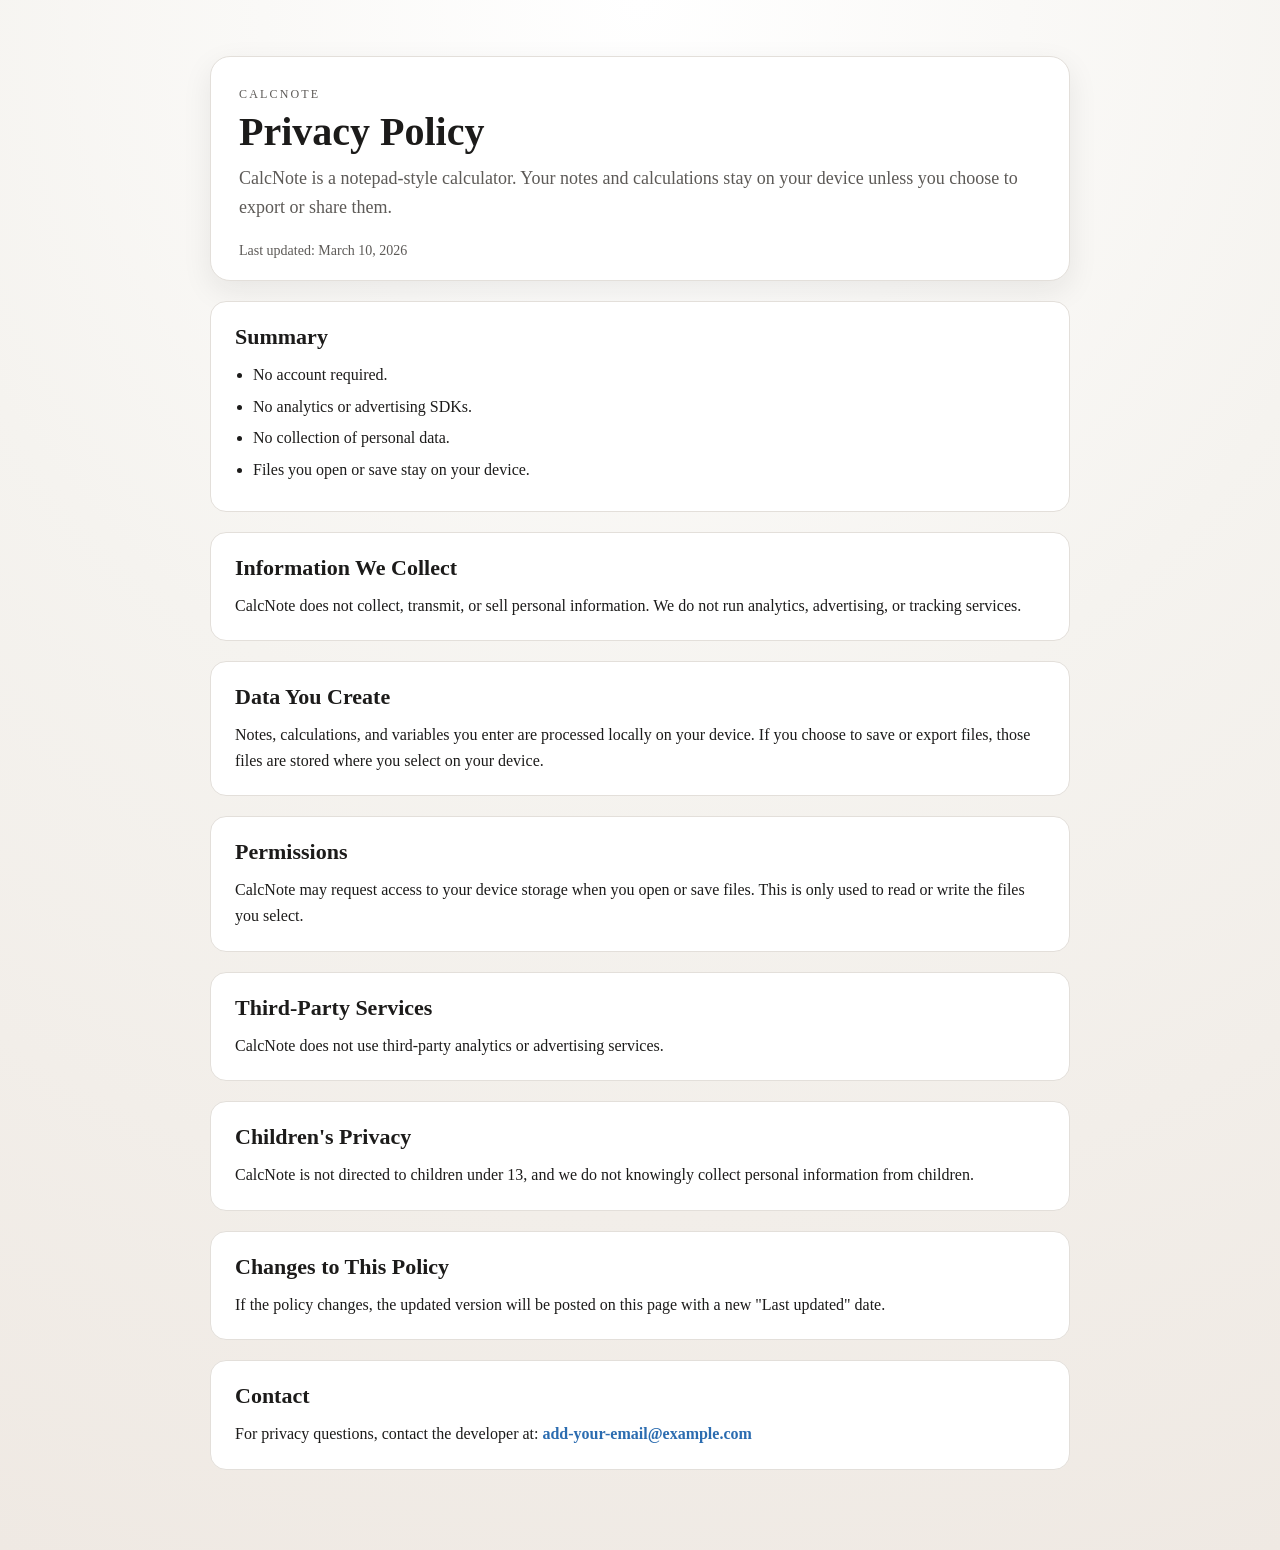
<file: calc_note/privacy-policy/index.html>
<!doctype html>
<html lang="en">
  <head>
    <meta charset="utf-8" />
    <meta name="viewport" content="width=device-width, initial-scale=1" />
    <title>CalcNote Privacy Policy</title>
    <link rel="stylesheet" href="styles.css" />
  </head>
  <body>
    <main class="page">
      <header class="hero">
        <p class="eyebrow">CalcNote</p>
        <h1>Privacy Policy</h1>
        <p class="subhead">
          CalcNote is a notepad-style calculator. Your notes and calculations stay on your device unless you choose to export or share them.
        </p>
        <p class="meta">Last updated: March 10, 2026</p>
      </header>

      <section class="card">
        <h2>Summary</h2>
        <ul>
          <li>No account required.</li>
          <li>No analytics or advertising SDKs.</li>
          <li>No collection of personal data.</li>
          <li>Files you open or save stay on your device.</li>
        </ul>
      </section>

      <section class="card">
        <h2>Information We Collect</h2>
        <p>
          CalcNote does not collect, transmit, or sell personal information. We do not run analytics, advertising, or tracking services.
        </p>
      </section>

      <section class="card">
        <h2>Data You Create</h2>
        <p>
          Notes, calculations, and variables you enter are processed locally on your device. If you choose to save or export files, those files are stored
          where you select on your device.
        </p>
      </section>

      <section class="card">
        <h2>Permissions</h2>
        <p>
          CalcNote may request access to your device storage when you open or save files. This is only used to read or write the files you select.
        </p>
      </section>

      <section class="card">
        <h2>Third-Party Services</h2>
        <p>
          CalcNote does not use third-party analytics or advertising services.
        </p>
      </section>

      <section class="card">
        <h2>Children's Privacy</h2>
        <p>
          CalcNote is not directed to children under 13, and we do not knowingly collect personal information from children.
        </p>
      </section>

      <section class="card">
        <h2>Changes to This Policy</h2>
        <p>
          If the policy changes, the updated version will be posted on this page with a new "Last updated" date.
        </p>
      </section>

      <section class="card">
        <h2>Contact</h2>
        <p>
          For privacy questions, contact the developer at: <span class="placeholder">add-your-email@example.com</span>
        </p>
      </section>
    </main>
  </body>
</html>
</file>
<file: calc_note/privacy-policy/styles.css>
:root {
  color-scheme: light;
  --bg: #f5f3ef;
  --card: #ffffff;
  --text: #1c1b1a;
  --muted: #5d5a57;
  --accent: #2b6cb0;
  --border: #e3dfda;
}

* {
  box-sizing: border-box;
}

body {
  margin: 0;
  font-family: "Source Serif 4", "Iowan Old Style", "Palatino Linotype", "Book Antiqua", Palatino, serif;
  color: var(--text);
  background: radial-gradient(circle at top, #ffffff 0%, #f5f3ef 45%, #efe9e3 100%);
}

.page {
  max-width: 900px;
  margin: 0 auto;
  padding: 56px 20px 80px;
}

.hero {
  padding: 28px 28px 18px;
  background: var(--card);
  border: 1px solid var(--border);
  border-radius: 20px;
  box-shadow: 0 10px 30px rgba(27, 24, 21, 0.08);
}

.eyebrow {
  margin: 0 0 6px;
  letter-spacing: 0.18em;
  text-transform: uppercase;
  font-size: 12px;
  color: var(--muted);
}

h1 {
  margin: 0 0 10px;
  font-size: 40px;
  line-height: 1.1;
}

.subhead {
  margin: 0 0 18px;
  color: var(--muted);
  font-size: 18px;
  line-height: 1.6;
}

.meta {
  margin: 0;
  font-size: 14px;
  color: var(--muted);
}

.card {
  margin-top: 20px;
  padding: 22px 24px;
  background: var(--card);
  border: 1px solid var(--border);
  border-radius: 16px;
}

h2 {
  margin: 0 0 12px;
  font-size: 22px;
}

p {
  margin: 0;
  color: var(--text);
  line-height: 1.6;
}

ul {
  margin: 0;
  padding-left: 18px;
  color: var(--text);
  line-height: 1.6;
}

li {
  margin-bottom: 6px;
}

.placeholder {
  color: var(--accent);
  font-weight: 600;
}

@media (max-width: 600px) {
  .page {
    padding: 36px 16px 60px;
  }

  h1 {
    font-size: 32px;
  }

  .subhead {
    font-size: 16px;
  }
}
</file>
